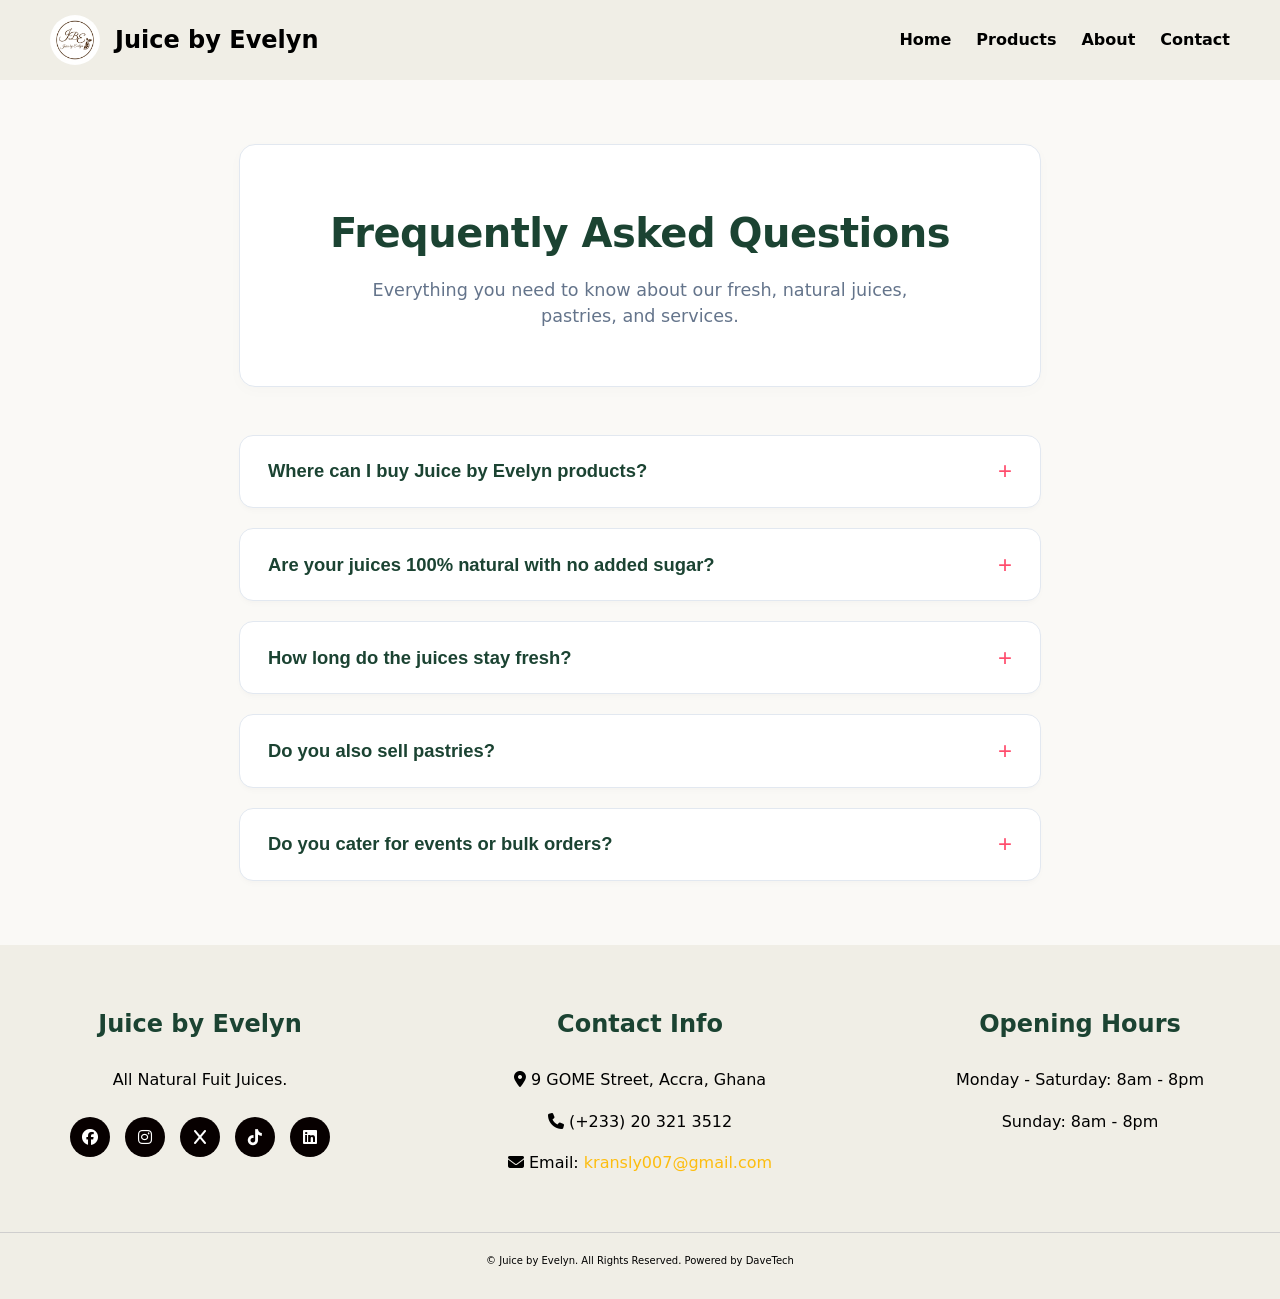
<file: FAQ.html>
<!DOCTYPE html>
<html lang="en">
<head>
   <html lang="en">
<head>
  <!-- BingSEO Tag -->
<meta name="msvalidate.01" content="866D60EBF71F0209C9C48041F19901DB" />

<!-- iOS Home Screen Icon -->
<link rel="apple-touch-icon" sizes="180x180" href="/juicebyevelyn/images/jbelogoIOS.png">

<!-- Android Web App Manifest -->
<link rel="manifest" href="/juicebyevelyn/manifest.json">
<meta name="theme-color" content="#FFFFFF">

<!-- Google tag (gtag.js) -->
<script>

  function loadAnalytics(){
  var gtaScript= document.createElement("script")
  gtaScript.src="https://www.googletagmanager.com/gtag/js?id=G-MHSB0F2BZ6";
  gtaScript.async=true;
  document.head.appendChild(gtaScript);

 gtaScript.onload = function() {
  window.dataLayer = window.dataLayer || [];
  function gtag(){dataLayer.push(arguments);}
  gtag('js', new Date());
  gtag('config', 'G-MHSB0F2BZ6');
  }
  }
</script>

  

    <meta charset="UTF-8">
    <meta name="viewport" content="width=device-width, initial-scale=1.0">
    <title>Frequently Asked Questions | Juice by Evelyn</title>

    <link rel="icon" type="image/png" href="images/jbefavicon.png">

    <meta name="description" content="Got questions about Juice by Evelyn? Find answers about our fresh natural juices, delivery, ordering, and our new location in Dansoman.">
    <meta name="description" content="Discover Juice by Evelyn, your go-to source for 100% natural, freshly squeezed fruit juices and pastries in Accra. Order healthy, delicious fruit drinks and pastries delivered to your door."/>
    <meta name="keywords" content="Fresh fruit juice, Natural fruit juices, Healthy drinks, Cold-pressed juice, Fresh juice delivery in Accra,Best fruit juice in Ghana, Natural juice brands in Accra, Healthy beverages Accra, 
    Buy 100% natural fruit juice online, Freshly squeezed juice for events, Sugar-free fruit juice delivery, Best fruit juice in Accra, Where to buy natural juice in [Dansoman], Juice bars near me,Healthy drinks delivery Accra,
    Juice to boost immune system,  Best juice for detox and weight loss, Natural drinks for energy boost, Sugar-free fruit juice for diabetics, Fresh ginger and pineapple juice for cold, Healthy alternatives to soda, Bulk fruit juice for office meetings,
    Fresh juice catering for weddings, Healthy drinks for kids' birthday parties, Juice supply for gyms and fitness centers, Wholesale fresh juice suppliers, Where can I find 100% natural juice without preservatives?, How much does fresh fruit juice cost in Ghana?, Which fruit juice is best for glowing skin? ,
    What is the healthiest juice to drink daily?, juices in Dansoman for sale, Natural juices in Ghana for sale, Quality fruit juices ,organic fruit juice for sale in Dansoman, Organic fruit juices in Dansoman"/>
    
    <meta name="keywords" content="Freshly baked pastries, Fresh pastries, Artisan baked goods, Morning pastries, Breakfast pastries, Gourmet pastries, Pastry delivery in Accra, Best pastries in Ghana, 
    Where to buy fresh pastries in Dansoman, Pastry shops near me, Healthy pastries options, Sugar-free pastries delivery, Vegan pastries in Accra, Gluten-free pastries for sale, Freshly baked croissants and muffins, Pastries for events and parties, Wholesale pastry suppliers in Accra, Custom pastry orders for weddings and birthdays, 
    Affordable pastry options in Dansoman, Quality artisan baked goods for sale, Handmade pastries, Pastries and juice bar, Breakfast combo, Bakery and juice shop, Fresh juice and pastry delivery, Morning breakfast specials, Café pastries, Ghana Meatpie, Samosas, Crispy Spring Rolls, Ghana Rockbuns, meatpie, springrolls, samosas,"/>
    <link rel="canonical" href="https://premiumkwame.github.io/juicebyevelyn/FAQ.html">

    <meta property="og:title" content="Juice by Evelyn | Natural Fruit Juice and Pastry Delivery in Accra">
    <meta property="og:description" content="100% natural fruit juice and freshly baked pastries with no added preservatives. Approved by the FDA.">
    <meta property="og:image" content="https://premiumkwame.github.io/juicebyevelyn/images/jbelogo.png">
    <meta property="og:url" content="https://premiumkwame.github.io/juicebyevelyn">
    <meta property="og:type" content="website">
    <meta property="og:site_name" content="Juice by Evelyn">

    <meta name="twitter:card" content="summary_large_image">
    <meta name="twitter:title" content="Bottled Natural Fruit Juice and Freshly Baked Pastries by Evelyn">
    <meta name="twitter:description" content="Evelyn is your trusted source for Bottled Natural Fruit Juice and Freshly Baked Pastries.">
    <meta name="twitter:image" content="https://premiumkwame.github.io/juicebyevelyn/images/jbelogo.png">
    <link rel="stylesheet" href="FAQ.css">
    <link rel="stylesheet" href="https://cdnjs.cloudflare.com/ajax/libs/font-awesome/6.4.0/css/all.min.css">
    
    <script type="application/ld+json">
{
    "@context": "https://schema.org",
    "@type": "FoodEstablishment",
    "name": "Juice by Evelyn",
    "description": "100% natural bottled fruit juice and freshly baked pastries with no preservatives.",
    "url": "https://premiumkwame.github.io/juicebyevelyn/FAQ.html",
    "logo": "https://premiumkwame.github.io/juicebyevelyn/images/jbelogo.png",
    "image": "https://premiumkwame.github.io/juicebyevelyn/images/jbelogo.png",
    "telephone": "+233203213512",
    "priceRange": "$$",
    "servesCuisine": [
        "Juice Bar",
        "Bakery",
        "Pastries",
        "Breakfast & Snacks"
    ],
    "address": {
        "@type": "PostalAddress",
        "streetAddress": "9 GOME ST",
        "addressLocality": "Accra",
        "addressRegion": "Greater Accra",
        "postalCode": "00233",
        "addressCountry": "GH"
    },
    "geo": {
        "@type": "GeoCoordinates",
        "latitude": 5.539633,
        "longitude": -0.265302
    },
    "openingHoursSpecification": [
        {
            "@type": "OpeningHoursSpecification",
            "dayOfWeek": ["Monday", "Tuesday", "Wednesday", "Thursday", "Friday", "Saturday"],
            "opens": "10:00",
            "closes": "21:00"
        },
        {
            "@type": "OpeningHoursSpecification",
            "dayOfWeek": "Sunday",
            "opens": "13:00",
            "closes": "20:00"
        }
    ],
    "sameAs": [
        "https://www.facebook.com/juicebyevelyn",
        "https://www.instagram.com/juicebyevelyn/",
        "https://x.com/juicebyevelyn"
    ]
}
</script>

</head>
<body>

    <!--  Header -->
 <header>
   <img src="images/jbelogo.png" alt="Juice by Evelyn Logo" class="brand">
   <h1>Juice by Evelyn</h1>  
      <!-- Burger Icon  -->
      <button class="burger" onclick="toggleMenu()" aria-label="Menu">
        <span></span>
        <span></span>
        <span></span>
    </button>

    <nav class="nav-main" id="mobile-menu">
        <a href="index.html">Home</a>
        <a href="product.html">Products</a>
        <a href="about.html">About</a>
        <a href="contact.html">Contact</a>
    </nav>
</header> 


    <main class="faq-container">
        <div class="faq-header">
            <h2>Frequently Asked Questions</h2>
            <p>Everything you need to know about our fresh, natural juices, pastries, and services.</p>
        </div>

        <section class="faq-accordion-section">
            <div class="faq-item">
                <button class="faq-question" aria-expanded="false">
                    <span>Where can I buy Juice by Evelyn products?</span>
                    <span class="faq-icon" aria-hidden="true">+</span>
                </button>
                <div class="faq-answer">
                    <p>You can purchase our fresh natural juices directly from our stationed company shop located at **Control in Dansoman**. We also offer convenient delivery options for orders across Accra.</p>
                </div>
            </div>

            <div class="faq-item">
                <button class="faq-question" aria-expanded="false">
                    <span>Are your juices 100% natural with no added sugar?</span>
                    <span class="faq-icon" aria-hidden="true">+</span>
                </button>
                <div class="faq-answer">
                    <p>Yes! All Juice by Evelyn variants, including our signature fruit blends and our new strawberry juice flavor, are made from 100% real, fresh fruits with absolutely no artificial preservatives, additives, or added sugars.</p>
                </div>
            </div>

            <div class="faq-item">
                <button class="faq-question" aria-expanded="false">
                    <span>How long do the juices stay fresh?</span>
                    <span class="faq-icon" aria-hidden="true">+</span>
                </button>
                <div class="faq-answer">
                    <p>Because our juices are completely raw and contain zero chemical preservatives, they must be kept strictly refrigerated. They are best enjoyed within 3 to 5 days of production.</p>
                </div>
            </div>

            <div class="faq-item">
                <button class="faq-question" aria-expanded="false">
                    <span>Do you also sell pastries?</span>
                    <span class="faq-icon" aria-hidden="true">+</span>
                </button>
                <div class="faq-answer">
                    <p>Yes! We do sell varities of popular Ghanian pastries. Meatpie,Samosa,Spring Rolls,Muffin,Ghana Rockbuns</p>
                </div>
            </div>

            <div class="faq-item">
                <button class="faq-question" aria-expanded="false">
                    <span>Do you cater for events or bulk orders?</span>
                    <span class="faq-icon" aria-hidden="true">+</span>
                </button>
                <div class="faq-answer">
                    <p>Absolutely. We provide customized bulk packages for corporate events, parties, weddings, and private gatherings. Please contact us at least 48 hours in advance to secure your booking.</p>
                </div>
            </div>
        </section>
    </main>

    <!-- Footer -->
    <footer>
        <div class="container">
            <div class="footer-content">
                <div class="footer-section">
                    <h3>Juice by Evelyn</h3>
                    <p>All Natural Fuit Juices.</p>
                    <div class="social-icons">
                        <a href="https://www.facebook.com/61584391073602/"><i class="fa-brands fa-facebook"></i></a>
                        <a href="https://www.instagram.com/juicebyevelyn/"><i class="fab fa-instagram"></i></a>
                        <a href="https://x.com/juicebyevelyn"><i class="fa-solid fa-x"></i></a>
                        <a href="https://www.tiktok.com/@juicebyevelyn"><i class="fab fa-tiktok"></i></a>
                        <a href="https://www.linkedin.com/company/juice-by-evelyn/"><i class="fab fa-linkedin"></i></a>
                    </div>
                </div>
               
                <div class="footer-section">
                <div class="location-content">
                <div class="address">
                    <h3>Contact Info</h3>
                    <p><i class="fas fa-map-marker-alt"></i> 9 GOME Street, Accra, Ghana</p>
                    <p><i class="fas fa-phone"></i> (+233) 20 321 3512</p>
                    <p><i class="fas fa-envelope"></i> Email: <a style="color: rgb(253, 189, 15);" href="kransly007@gmail.com">kransly007@gmail.com</a></p>
                  </div>
                    </div>
                </div>
               
                <div class="footer-section">
                <div class="hours">
                    <h3>Opening Hours</h3>
                    <p>Monday - Saturday: 8am - 8pm</p>
                    <p>Sunday: 8am - 8pm</p>
                 </div>    
               <!-- </div>
                    <button class="btn" style="margin-top: 15px;" onclick="toggleTheme()">Toggle Theme</button>
                </div> -->
              </div>
             </div>
                 
         <hr class="footer-line" >
            <div class="year">
                <p class="copy">&copy; <span id="year"></span>  Juice by Evelyn. All Rights Reserved. Powered by DaveTech <a style="color: beige;" href="mailto:kransly007@outlook.com"></a></p>
            </div>
        </div>
        </div>
    </footer>

    <script src="FAQ.js"></script>
    <script src="burgericon.js"></script>
</body>
</html>
</file>
<file: FAQ.css>
/* --- CSS Reset & Variables --- */
:root {
    --primary-color: #1b4332; /* Deep forest green representing natural ingredients */
    --accent-color: #ff4d6d;  /* Vibrant strawberry pink accent */
    --text-color: #2d3142;
    --bg-color: #faf9f6;
    --card-bg: #ffffff;
    --border-color: #e2e8f0;
    --font-sans: system-ui, -apple-system, BlinkMacSystemFont, "Segoe UI", Roboto, sans-serif;
}

* {
    box-sizing: border-box;
    margin: 0;
    padding: 0;
}

body {
    font-family: var(--font-sans);
    background-color: var(--bg-color);
    color: var(--text-color);
    line-height: 1.6;
}

/* ==========================================================================
   Header & Navigation 
   ========================================================================== */
header {
    background: #f0eee6;
    color: black;
    padding: 15px 50px;
    display: flex;
    justify-content: space-between;
    align-items: center;
    position: sticky;
    top: 0;
    z-index: 1000;
}

/* Flexbox wrapper handles spacing seamlessly instead of fixed margin percentages */
header h1 { 
    font-size: 24px;  
    font-weight: bold;
    margin-right: auto; /* Pushes the navigation links cleanly to the far right */
    margin-left: 15px;
}

.brand { 
    margin: 0; 
    height: 50px; 
    width: auto; 
    border-radius: 50%;
}

.nav-main {
    display: flex;
    align-items: center;
}

nav a {
    color: black;
    margin-left: 25px;
    text-decoration: none;
    font-size: 16px;
    font-weight: bold;
    transition: color 0.2s ease;
}

nav a:hover { 
    color: #f4b300e7; 
}

/* ==========================================================================
   Burger Menu Elements
   ========================================================================== */
.burger {
    display: none;
    width: 45px;
    height: 45px;
    border: none;
    background: rgba(255,255,255,0.15);
    backdrop-filter: blur(10px);
    border-radius: 10px;
    cursor: pointer;
    position: absolute;
    top: 18px;
    right: 20px;
    z-index: 2000;
    flex-direction: column;
    justify-content: center;
    align-items: center;
    gap: 5px;
    transition: all 0.3s ease;
}

.burger span {
    width: 22px;
    height: 3px;
    background: black;
    border-radius: 20px;
    transition: all 0.3s ease;
}       

/* Animate Burger to 'X' */
.burger.active span:nth-child(1) {
    transform: rotate(45deg) translate(5px, 5px);
}
.burger.active span:nth-child(2) {
    opacity: 0;
}
.burger.active span:nth-child(3) {
    transform: rotate(-45deg) translate(5px, -5px);
}

/* ==========================================================================
   FAQ Section Layout 
   ========================================================================== */
.faq-container {
    max-width: 850px;       
    margin: 4rem auto;      
    padding: 0 1.5rem;
    position: relative;
    z-index: 1;             
}

.faq-header {
    background-color: #ffffff !important; 
    border: 1px solid var(--border-color);
    border-radius: 16px;
    padding: 3.5rem 2rem;
    margin-bottom: 3rem;
    text-align: center;
    box-shadow: 0 4px 15px rgba(0, 0, 0, 0.02);
    display: flex;
    flex-direction: column;
    align-items: center;    
    justify-content: center;
}

.faq-header h2 {
    font-size: 2.5rem;
    color: var(--primary-color, #1b4332); 
    font-weight: 800;
    letter-spacing: -0.5px;
    margin: 0 0 0.75rem 0;
    white-space: nowrap;    
    width: 100%;
    text-align: center;
}

.faq-header p {
    color: #64748b;         
    font-size: 1.1rem;
    max-width: 550px;
    margin: 0 auto;
    line-height: 1.5;
    text-align: center;
}

/* Responsive adjustment for small phone screens */
@media (max-width: 768px) {
    .faq-header h2 {
        white-space: normal; /* Allows normal multi-line text wrapping on narrow mobile screens */
        font-size: 2rem;
    }
    .faq-container {
        margin: 2rem auto;
    }
}

/* ==========================================================================
   Accordion Component Styling
   ========================================================================== */
.faq-accordion-section {
    display: flex;
    flex-direction: column;
    gap: 1.25rem;
}

.faq-item {
    background-color: var(--card-bg);
    border: 1px solid var(--border-color);
    border-radius: 14px;
    overflow: hidden;
    box-shadow: 0 4px 6px -1px rgba(0, 0, 0, 0.02), 0 2px 4px -1px rgba(0, 0, 0, 0.01);
    transition: box-shadow 0.3s ease, border-color 0.3s ease;
}

.faq-item:hover {
    border-color: #cbd5e1;
    box-shadow: 0 10px 15px -3px rgba(27, 67, 50, 0.04), 0 4px 6px -2px rgba(27, 67, 50, 0.02);
}

.faq-question {
    width: 100%;
    display: flex;
    justify-content: space-between;
    align-items: center;
    padding: 1.35rem 1.75rem;
    background: none;
    border: none;
    text-align: left;
    font-size: 1.15rem;
    font-weight: 600;
    color: var(--primary-color);
    cursor: pointer;
    outline: none;
}

.faq-question:focus-visible {
    background-color: #f8fafc;
    box-shadow: inset 0 0 0 2px var(--accent-color);
}

.faq-icon {
    font-size: 1.5rem;
    color: var(--accent-color);
    font-weight: 400;
    transition: transform 0.3s cubic-bezier(0.4, 0, 0.2, 1);
    margin-left: 1rem;
}

.faq-answer {
    max-height: 0;
    overflow: hidden;
    transition: max-height 0.3s cubic-bezier(0.4, 0, 0.2, 1);
    background-color: #fdfefe;
}

.faq-answer p {
    padding: 0 1.75rem 1.5rem 1.75rem;
    color: #475569;
    font-size: 1rem;
}

.faq-item.active .faq-icon {
    transform: rotate(45deg);
}

/* ==========================================================================
   Footer Styling
   ========================================================================== */
footer {
    background-color: #f0eee6;
    color: black;
    padding: 60px 0 30px;
    text-align: center;
}

.footer-content {
    display: flex;
    text-align: center;
    flex-wrap: wrap;
    justify-content: space-between;
    gap: 40px;
    margin-bottom: 40px;
}

.footer-section {
    flex: 1;
    min-width: 250px;
}

.footer-section h3 {
    font-size: 1.5rem;
    margin-bottom: 1.5rem;
    color: var(--primary-color);
}

.footer-section p, .footer-section li {
    margin-bottom: 1rem;
}

.footer-section a {
    color: #333;
    text-decoration: none;
    transition: color 0.3s;
}

.footer-section a:hover {
    color: var(--primary-color);
}

.footer-section ul {
    list-style: none;
}

.social-icons {
    display: flex;
    justify-content: center; 
    gap: 15px;
    margin-top: 1.5rem;
    width: 100%;  
}

.social-icons a {
    display: inline-flex;
    align-items: center;
    justify-content: center;
    width: 40px;
    height: 40px;
    background: rgb(7, 0, 0);
    color: white;
    border-radius: 50%;
    transition: all 0.3s;
}
        
.social-icons a:hover {
    background: var(--primary-color);
    color: #f9f8f8;
    transform: translateY(-3px);
}

.footer-line {
    border: none;
    border-top: 1px solid #cfcece;
    margin: 20px 0;
}

.copy {
    font-size: x-small;
}

/* ==========================================================================
   Responsive Adaptations Media Queries
   ========================================================================== */
@media(max-width:768px){
    .burger {
        display: flex;
    }

    header {
        padding: 15px 20px;
    }

    header h1 {
        margin: 0;
        font-size: 20px;
        text-align: left;
        margin-right: 45%;
    }

    .nav-main {
        position: absolute;
        top: 75px;
        right: 20px;
        width: 220px;
        padding: 20px;
        background: white;
        border-radius: 14px;
        box-shadow: 0 15px 40px rgba(0,0,0,0.15);
        display: flex;
        flex-direction: column;
        gap: 14px;
        opacity: 0;
        visibility: hidden;
        transform: translateY(-15px);
        transition: all 0.3s ease;
        align-items: flex-start;
    }

    .nav-main.active {
        opacity: 1;
        visibility: visible;
        transform: translateY(0);
    }

    .nav-main a {
        color: #222;
        margin: 0;
        font-size: 16px;
        padding: 6px 0;
        width: 100%;
    }

    .nav-main a:hover {
        color: #f4b400;
    }

    .hero h2 {
        font-size: 36px;
    }

    .hero p {
        font-size: 18px;
    }

    .footer-content {
        text-align: center;
    }

    .social-icons {
        justify-content: center;
    }
}

@media (max-width: 480px) {
    .faq-container {
        padding-top: 2.5rem;
    }
    .faq-header h1 { 
        font-size: 2rem; 
    }
    .faq-question { 
        font-size: 1.05rem; 
        padding: 1.1rem 1.25rem; 
    }
    .faq-answer p { 
        padding: 0 1.25rem 1.25rem 1.25rem; 
    }
}
</file>
